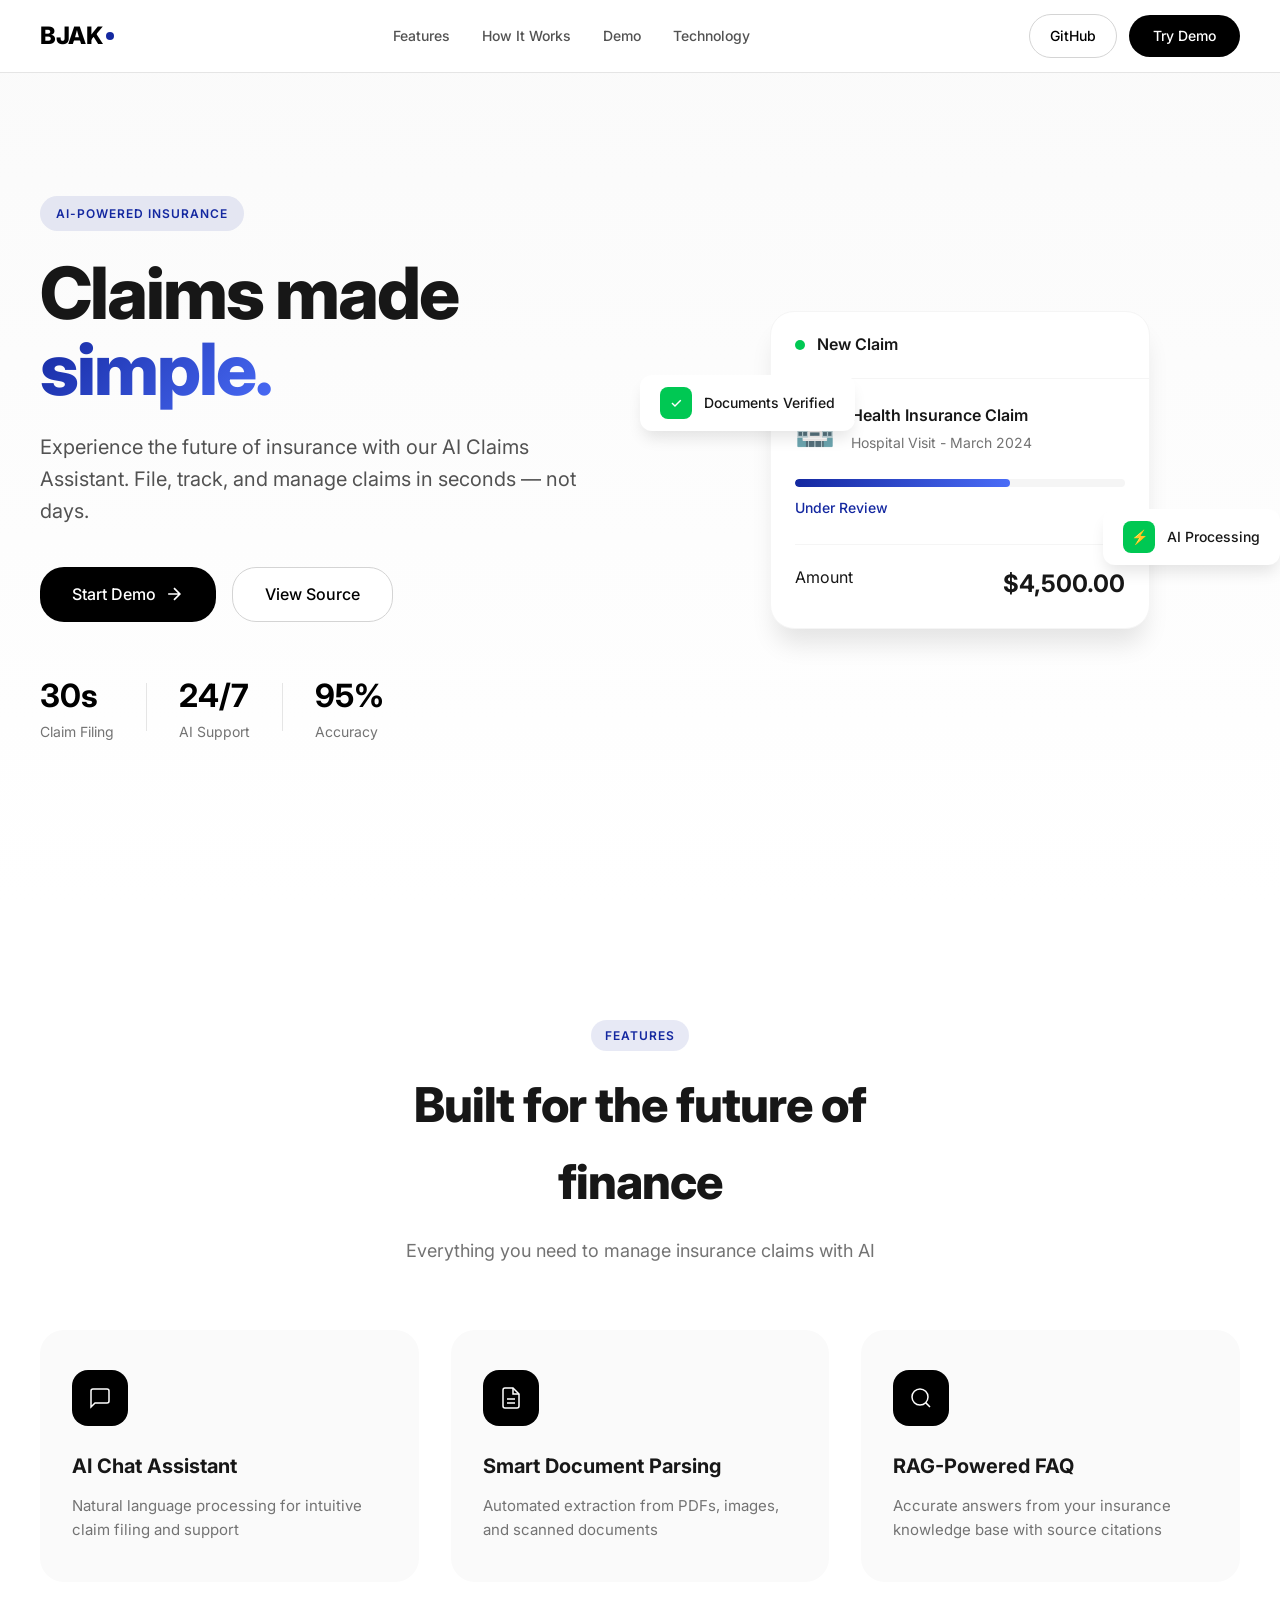
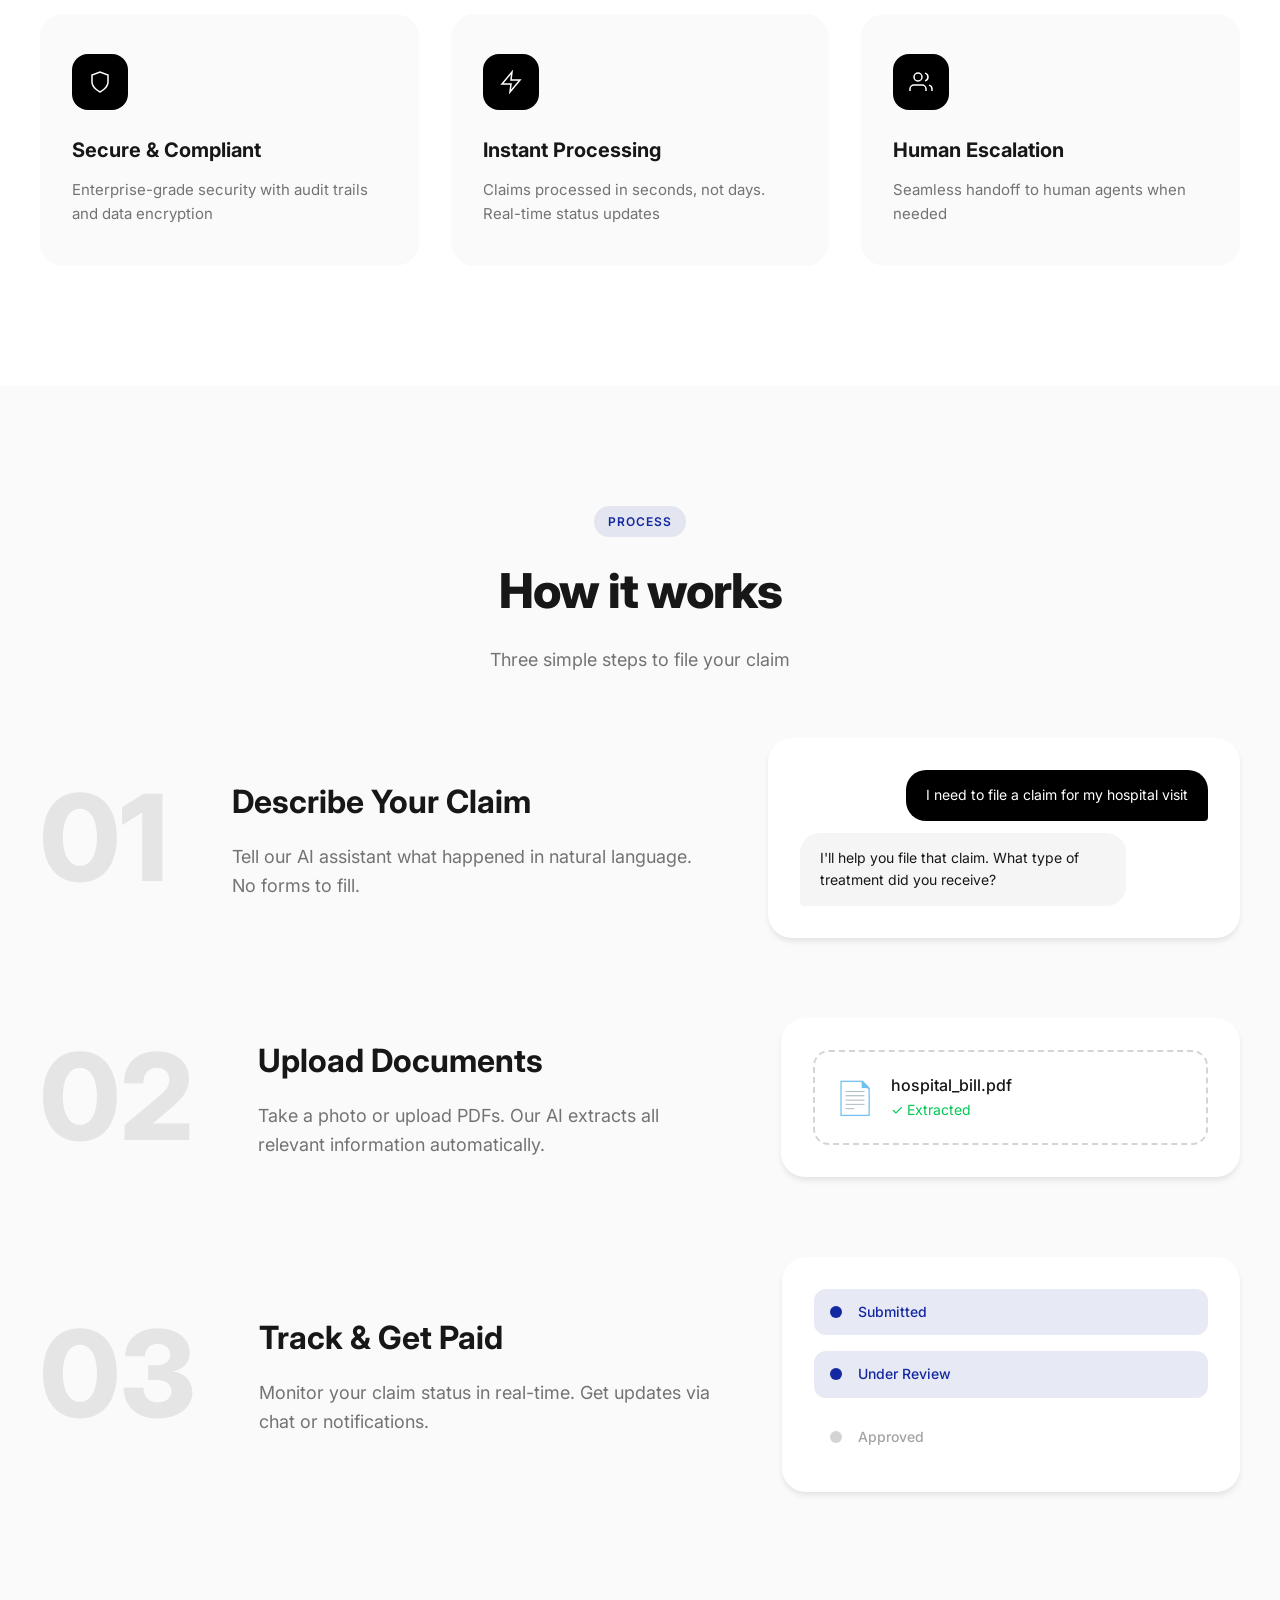
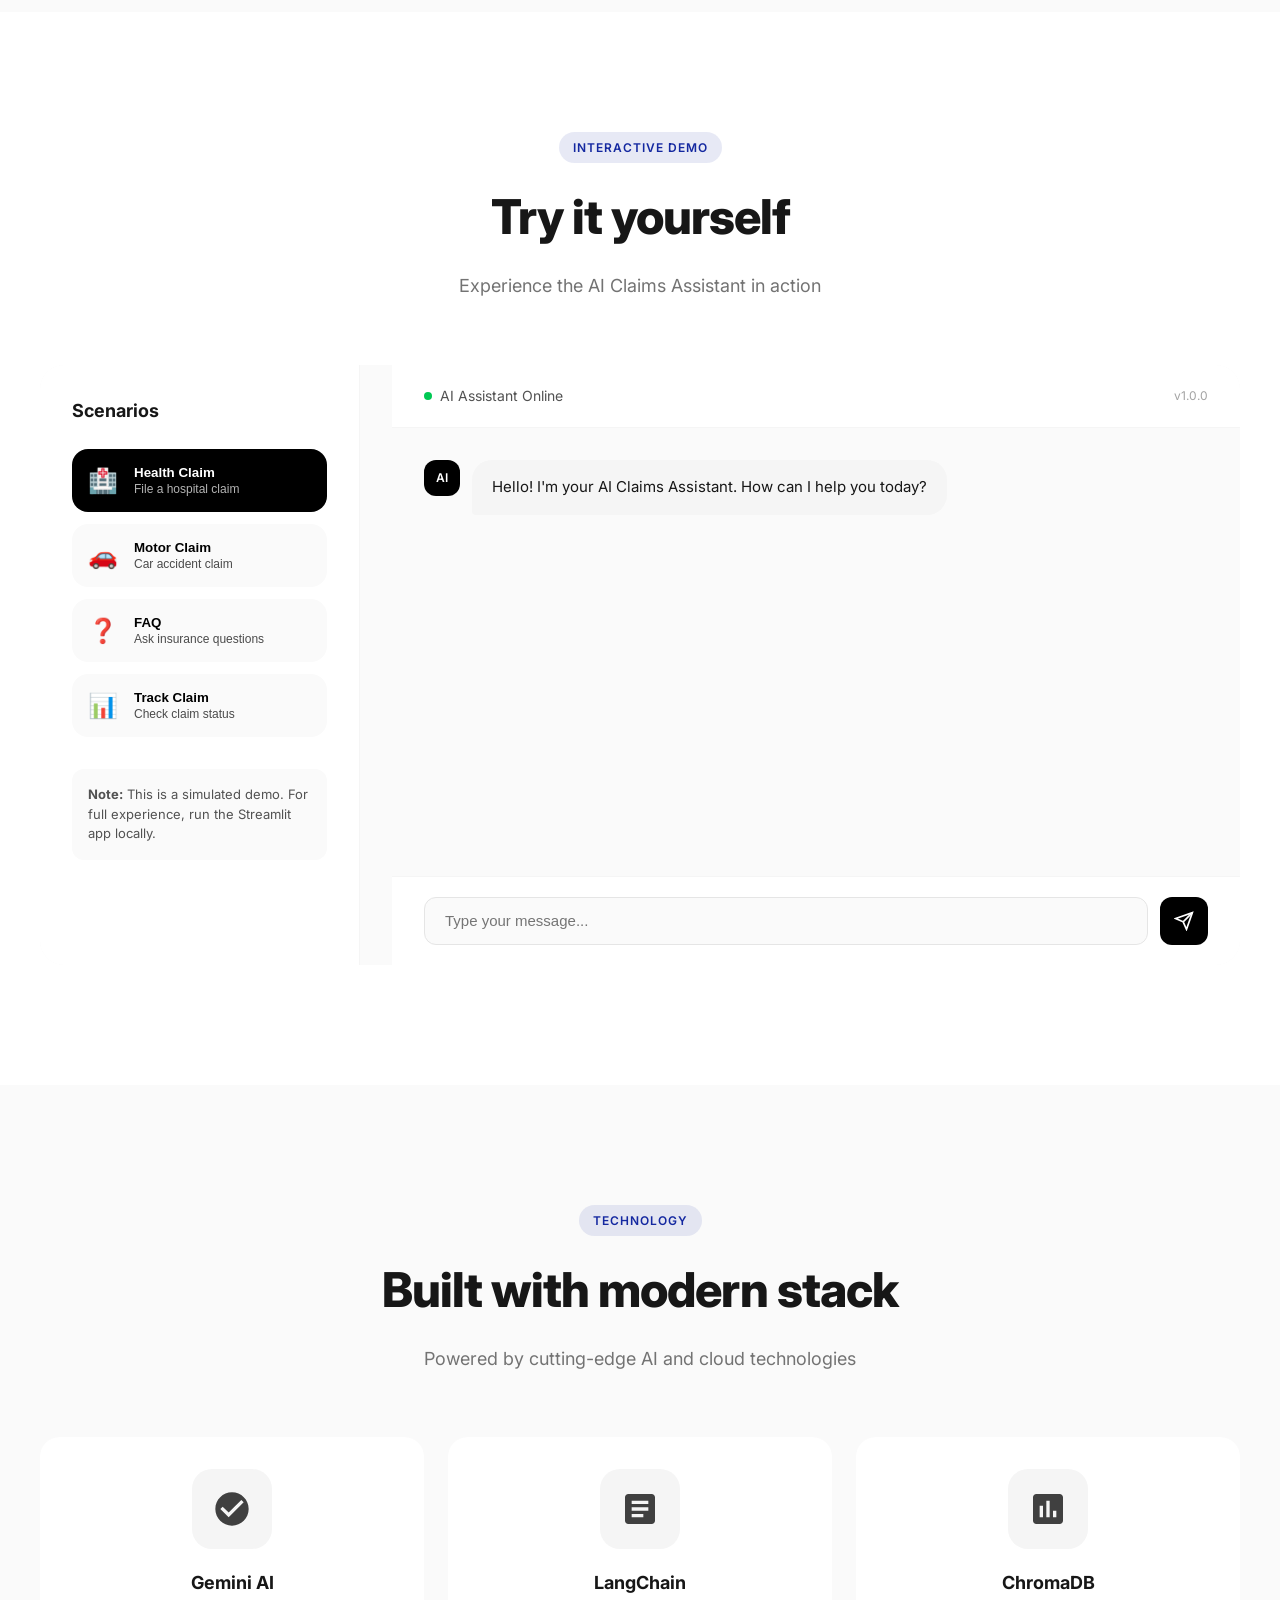
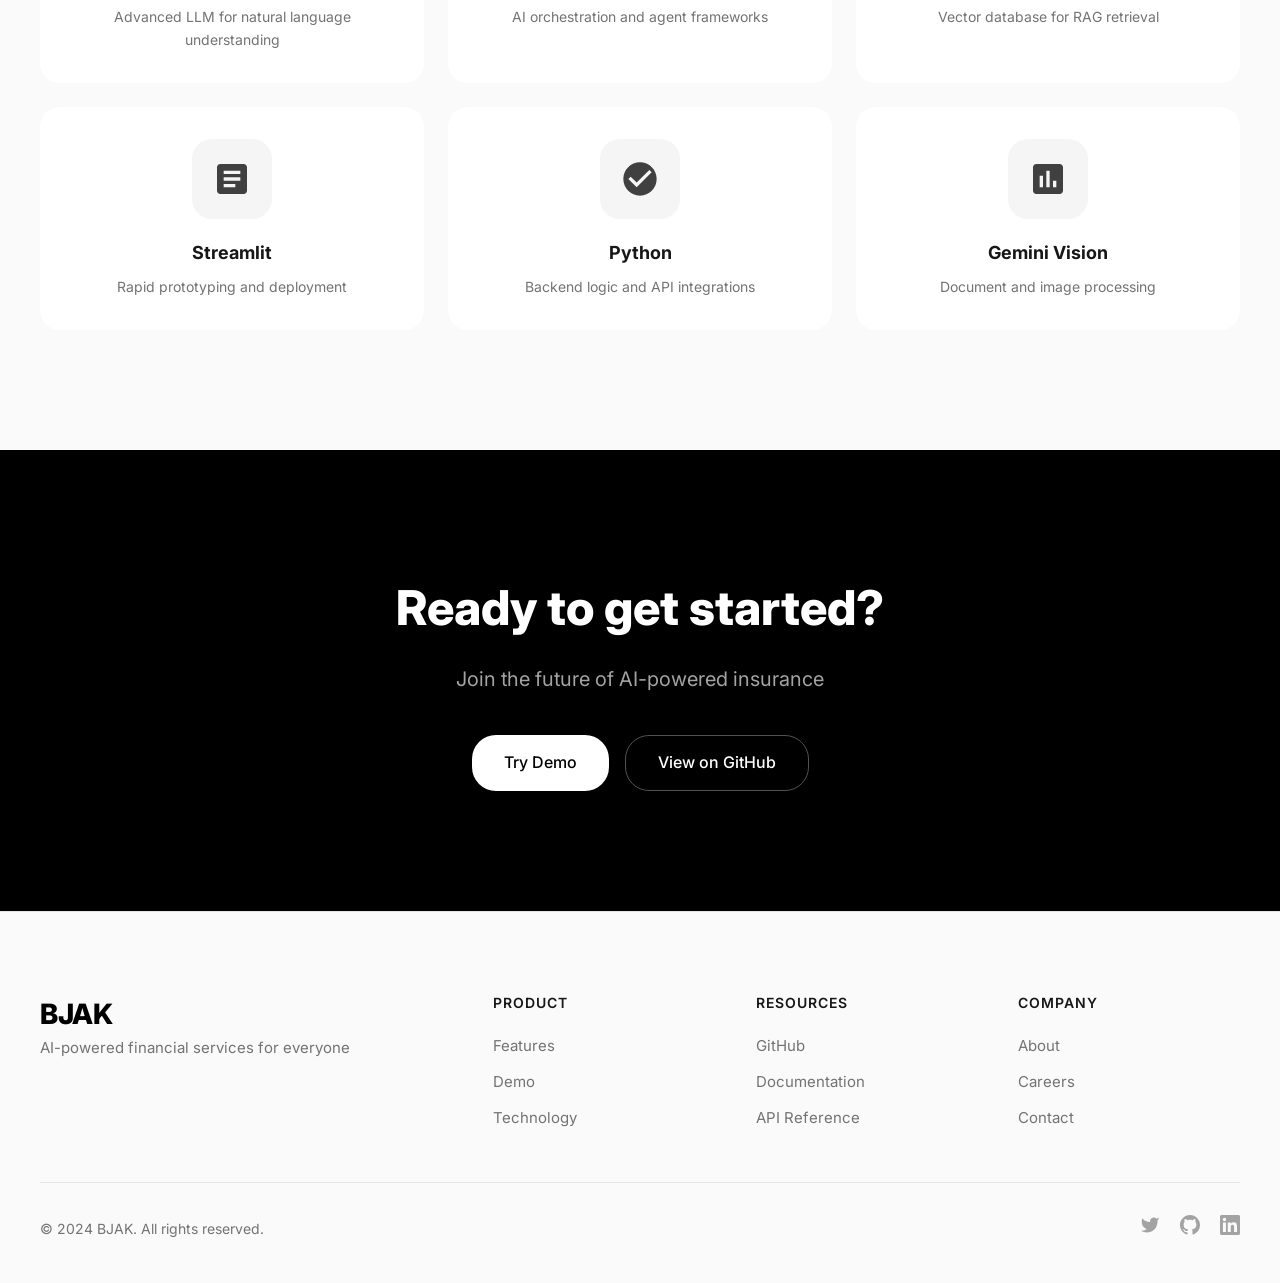
<file: index.html>
<!DOCTYPE html>
<html lang="en">
<head>
    <meta charset="UTF-8">
    <meta name="viewport" content="width=device-width, initial-scale=1.0">
    <title>BJAK - AI-Powered Financial Services</title>
    <link rel="preconnect" href="https://fonts.googleapis.com">
    <link rel="preconnect" href="https://fonts.gstatic.com" crossorigin>
    <link href="https://fonts.googleapis.com/css2?family=Inter:wght@300;400;500;600;700;800&display=swap" rel="stylesheet">
    <link rel="stylesheet" href="styles.css">
    <link rel="icon" type="image/svg+xml" href="data:image/svg+xml,<svg xmlns='http://www.w3.org/2000/svg' viewBox='0 0 100 100'><text y='.9em' font-size='90'>💎</text></svg>">
</head>
<body>
    <!-- Navigation -->
    <nav class="navbar">
        <div class="nav-container">
            <div class="nav-logo">
                <span class="logo-text">BJAK</span>
                <span class="logo-dot"></span>
            </div>
            <div class="nav-links">
                <a href="#features" class="nav-link">Features</a>
                <a href="#how-it-works" class="nav-link">How It Works</a>
                <a href="#demo" class="nav-link">Demo</a>
                <a href="#technology" class="nav-link">Technology</a>
            </div>
            <div class="nav-actions">
                <a href="https://github.com/mysterious75/bjak-claims-assistant" class="btn-outline" target="_blank">GitHub</a>
                <a href="#demo" class="btn-primary">Try Demo</a>
            </div>
            <button class="mobile-menu-btn" aria-label="Menu">
                <span></span>
                <span></span>
                <span></span>
            </button>
        </div>
    </nav>

    <!-- Hero Section -->
    <section class="hero">
        <div class="hero-container">
            <div class="hero-content">
                <span class="hero-badge">AI-Powered Insurance</span>
                <h1 class="hero-title">
                    Claims made
                    <span class="gradient-text">simple.</span>
                </h1>
                <p class="hero-subtitle">
                    Experience the future of insurance with our AI Claims Assistant. 
                    File, track, and manage claims in seconds — not days.
                </p>
                <div class="hero-actions">
                    <a href="#demo" class="btn-primary btn-large">
                        Start Demo
                        <svg width="20" height="20" viewBox="0 0 24 24" fill="none" stroke="currentColor" stroke-width="2">
                            <path d="M5 12h14M12 5l7 7-7 7"/>
                        </svg>
                    </a>
                    <a href="https://github.com/mysterious75/bjak-claims-assistant" class="btn-secondary btn-large" target="_blank">
                        View Source
                    </a>
                </div>
                <div class="hero-stats">
                    <div class="stat">
                        <span class="stat-number">30s</span>
                        <span class="stat-label">Claim Filing</span>
                    </div>
                    <div class="stat-divider"></div>
                    <div class="stat">
                        <span class="stat-number">24/7</span>
                        <span class="stat-label">AI Support</span>
                    </div>
                    <div class="stat-divider"></div>
                    <div class="stat">
                        <span class="stat-number">95%</span>
                        <span class="stat-label">Accuracy</span>
                    </div>
                </div>
            </div>
            <div class="hero-visual">
                <div class="hero-card">
                    <div class="card-header">
                        <div class="card-dot green"></div>
                        <span>New Claim</span>
                    </div>
                    <div class="card-body">
                        <div class="claim-type">
                            <span class="claim-icon">🏥</span>
                            <div>
                                <span class="claim-title">Health Insurance Claim</span>
                                <span class="claim-subtitle">Hospital Visit - March 2024</span>
                            </div>
                        </div>
                        <div class="claim-progress">
                            <div class="progress-bar">
                                <div class="progress-fill" style="width: 65%"></div>
                            </div>
                            <span class="progress-text">Under Review</span>
                        </div>
                        <div class="claim-amount">
                            <span>Amount</span>
                            <span class="amount">$4,500.00</span>
                        </div>
                    </div>
                </div>
                <div class="floating-card card-1">
                    <span class="float-icon">✓</span>
                    <span>Documents Verified</span>
                </div>
                <div class="floating-card card-2">
                    <span class="float-icon">⚡</span>
                    <span>AI Processing</span>
                </div>
            </div>
        </div>
    </section>

    <!-- Features Section -->
    <section id="features" class="features">
        <div class="section-container">
            <div class="section-header">
                <span class="section-badge">Features</span>
                <h2 class="section-title">Built for the future of finance</h2>
                <p class="section-subtitle">
                    Everything you need to manage insurance claims with AI
                </p>
            </div>
            <div class="features-grid">
                <div class="feature-card">
                    <div class="feature-icon">
                        <svg width="24" height="24" viewBox="0 0 24 24" fill="none" stroke="currentColor" stroke-width="1.5">
                            <path d="M21 15a2 2 0 0 1-2 2H7l-4 4V5a2 2 0 0 1 2-2h14a2 2 0 0 1 2 2z"/>
                        </svg>
                    </div>
                    <h3>AI Chat Assistant</h3>
                    <p>Natural language processing for intuitive claim filing and support</p>
                </div>
                <div class="feature-card">
                    <div class="feature-icon">
                        <svg width="24" height="24" viewBox="0 0 24 24" fill="none" stroke="currentColor" stroke-width="1.5">
                            <path d="M14 2H6a2 2 0 0 0-2 2v16a2 2 0 0 0 2 2h12a2 2 0 0 0 2-2V8z"/>
                            <polyline points="14 2 14 8 20 8"/>
                            <line x1="16" y1="13" x2="8" y2="13"/>
                            <line x1="16" y1="17" x2="8" y2="17"/>
                        </svg>
                    </div>
                    <h3>Smart Document Parsing</h3>
                    <p>Automated extraction from PDFs, images, and scanned documents</p>
                </div>
                <div class="feature-card">
                    <div class="feature-icon">
                        <svg width="24" height="24" viewBox="0 0 24 24" fill="none" stroke="currentColor" stroke-width="1.5">
                            <circle cx="11" cy="11" r="8"/>
                            <path d="m21 21-4.35-4.35"/>
                        </svg>
                    </div>
                    <h3>RAG-Powered FAQ</h3>
                    <p>Accurate answers from your insurance knowledge base with source citations</p>
                </div>
                <div class="feature-card">
                    <div class="feature-icon">
                        <svg width="24" height="24" viewBox="0 0 24 24" fill="none" stroke="currentColor" stroke-width="1.5">
                            <path d="M12 22s8-4 8-10V5l-8-3-8 3v7c0 6 8 10 8 10z"/>
                        </svg>
                    </div>
                    <h3>Secure & Compliant</h3>
                    <p>Enterprise-grade security with audit trails and data encryption</p>
                </div>
                <div class="feature-card">
                    <div class="feature-icon">
                        <svg width="24" height="24" viewBox="0 0 24 24" fill="none" stroke="currentColor" stroke-width="1.5">
                            <path d="M13 2L3 14h9l-1 8 10-12h-9l1-8z"/>
                        </svg>
                    </div>
                    <h3>Instant Processing</h3>
                    <p>Claims processed in seconds, not days. Real-time status updates</p>
                </div>
                <div class="feature-card">
                    <div class="feature-icon">
                        <svg width="24" height="24" viewBox="0 0 24 24" fill="none" stroke="currentColor" stroke-width="1.5">
                            <path d="M17 21v-2a4 4 0 0 0-4-4H5a4 4 0 0 0-4 4v2"/>
                            <circle cx="9" cy="7" r="4"/>
                            <path d="M23 21v-2a4 4 0 0 0-3-3.87"/>
                            <path d="M16 3.13a4 4 0 0 1 0 7.75"/>
                        </svg>
                    </div>
                    <h3>Human Escalation</h3>
                    <p>Seamless handoff to human agents when needed</p>
                </div>
            </div>
        </div>
    </section>

    <!-- How It Works Section -->
    <section id="how-it-works" class="how-it-works">
        <div class="section-container">
            <div class="section-header">
                <span class="section-badge">Process</span>
                <h2 class="section-title">How it works</h2>
                <p class="section-subtitle">
                    Three simple steps to file your claim
                </p>
            </div>
            <div class="steps-container">
                <div class="step">
                    <div class="step-number">01</div>
                    <div class="step-content">
                        <h3>Describe Your Claim</h3>
                        <p>Tell our AI assistant what happened in natural language. No forms to fill.</p>
                    </div>
                    <div class="step-visual">
                        <div class="mock-chat">
                            <div class="chat-bubble user">I need to file a claim for my hospital visit</div>
                            <div class="chat-bubble ai">I'll help you file that claim. What type of treatment did you receive?</div>
                        </div>
                    </div>
                </div>
                <div class="step">
                    <div class="step-number">02</div>
                    <div class="step-content">
                        <h3>Upload Documents</h3>
                        <p>Take a photo or upload PDFs. Our AI extracts all relevant information automatically.</p>
                    </div>
                    <div class="step-visual">
                        <div class="mock-upload">
                            <div class="upload-icon">📄</div>
                            <div class="upload-text">
                                <span class="upload-name">hospital_bill.pdf</span>
                                <span class="upload-status">✓ Extracted</span>
                            </div>
                        </div>
                    </div>
                </div>
                <div class="step">
                    <div class="step-number">03</div>
                    <div class="step-content">
                        <h3>Track & Get Paid</h3>
                        <p>Monitor your claim status in real-time. Get updates via chat or notifications.</p>
                    </div>
                    <div class="step-visual">
                        <div class="mock-timeline">
                            <div class="timeline-item active">
                                <div class="timeline-dot"></div>
                                <span>Submitted</span>
                            </div>
                            <div class="timeline-item active">
                                <div class="timeline-dot"></div>
                                <span>Under Review</span>
                            </div>
                            <div class="timeline-item">
                                <div class="timeline-dot"></div>
                                <span>Approved</span>
                            </div>
                        </div>
                    </div>
                </div>
            </div>
        </div>
    </section>

    <!-- Demo Section -->
    <section id="demo" class="demo">
        <div class="section-container">
            <div class="section-header">
                <span class="section-badge">Interactive Demo</span>
                <h2 class="section-title">Try it yourself</h2>
                <p class="section-subtitle">
                    Experience the AI Claims Assistant in action
                </p>
            </div>
            <div class="demo-container">
                <div class="demo-sidebar">
                    <h3>Scenarios</h3>
                    <div class="scenario-list">
                        <button class="scenario-btn active" data-scenario="health">
                            <span class="scenario-icon">🏥</span>
                            <div>
                                <span class="scenario-title">Health Claim</span>
                                <span class="scenario-desc">File a hospital claim</span>
                            </div>
                        </button>
                        <button class="scenario-btn" data-scenario="motor">
                            <span class="scenario-icon">🚗</span>
                            <div>
                                <span class="scenario-title">Motor Claim</span>
                                <span class="scenario-desc">Car accident claim</span>
                            </div>
                        </button>
                        <button class="scenario-btn" data-scenario="faq">
                            <span class="scenario-icon">❓</span>
                            <div>
                                <span class="scenario-title">FAQ</span>
                                <span class="scenario-desc">Ask insurance questions</span>
                            </div>
                        </button>
                        <button class="scenario-btn" data-scenario="status">
                            <span class="scenario-icon">📊</span>
                            <div>
                                <span class="scenario-title">Track Claim</span>
                                <span class="scenario-desc">Check claim status</span>
                            </div>
                        </button>
                    </div>
                    <div class="demo-note">
                        <strong>Note:</strong> This is a simulated demo. 
                        For full experience, run the Streamlit app locally.
                    </div>
                </div>
                <div class="demo-main">
                    <div class="demo-header">
                        <div class="demo-status">
                            <span class="status-dot"></span>
                            <span>AI Assistant Online</span>
                        </div>
                        <span class="demo-version">v1.0.0</span>
                    </div>
                    <div class="demo-chat" id="demoChat">
                        <div class="chat-message ai">
                            <div class="message-avatar">AI</div>
                            <div class="message-content">
                                Hello! I'm your AI Claims Assistant. How can I help you today?
                            </div>
                        </div>
                    </div>
                    <div class="demo-input">
                        <input type="text" id="demoInput" placeholder="Type your message..." disabled>
                        <button id="demoSend" disabled>
                            <svg width="20" height="20" viewBox="0 0 24 24" fill="none" stroke="currentColor" stroke-width="2">
                                <line x1="22" y1="2" x2="11" y2="13"/>
                                <polygon points="22 2 15 22 11 13 2 9 22 2"/>
                            </svg>
                        </button>
                    </div>
                </div>
            </div>
        </div>
    </section>

    <!-- Technology Section -->
    <section id="technology" class="technology">
        <div class="section-container">
            <div class="section-header">
                <span class="section-badge">Technology</span>
                <h2 class="section-title">Built with modern stack</h2>
                <p class="section-subtitle">
                    Powered by cutting-edge AI and cloud technologies
                </p>
            </div>
            <div class="tech-grid">
                <div class="tech-card">
                    <div class="tech-logo">
                        <svg width="40" height="40" viewBox="0 0 24 24" fill="currentColor">
                            <path d="M12 2C6.48 2 2 6.48 2 12s4.48 10 10 10 10-4.48 10-10S17.52 2 12 2zm-2 15l-5-5 1.41-1.41L10 14.17l7.59-7.59L19 8l-9 9z"/>
                        </svg>
                    </div>
                    <h4>Gemini AI</h4>
                    <p>Advanced LLM for natural language understanding</p>
                </div>
                <div class="tech-card">
                    <div class="tech-logo">
                        <svg width="40" height="40" viewBox="0 0 24 24" fill="currentColor">
                            <path d="M19 3H5c-1.1 0-2 .9-2 2v14c0 1.1.9 2 2 2h14c1.1 0 2-.9 2-2V5c0-1.1-.9-2-2-2zm-5 14H7v-2h7v2zm3-4H7v-2h10v2zm0-4H7V7h10v2z"/>
                        </svg>
                    </div>
                    <h4>LangChain</h4>
                    <p>AI orchestration and agent frameworks</p>
                </div>
                <div class="tech-card">
                    <div class="tech-logo">
                        <svg width="40" height="40" viewBox="0 0 24 24" fill="currentColor">
                            <path d="M19 3H5c-1.1 0-2 .9-2 2v14c0 1.1.9 2 2 2h14c1.1 0 2-.9 2-2V5c0-1.1-.9-2-2-2zM9 17H7v-7h2v7zm4 0h-2V7h2v10zm4 0h-2v-4h2v4z"/>
                        </svg>
                    </div>
                    <h4>ChromaDB</h4>
                    <p>Vector database for RAG retrieval</p>
                </div>
                <div class="tech-card">
                    <div class="tech-logo">
                        <svg width="40" height="40" viewBox="0 0 24 24" fill="currentColor">
                            <path d="M19 3H5c-1.1 0-2 .9-2 2v14c0 1.1.9 2 2 2h14c1.1 0 2-.9 2-2V5c0-1.1-.9-2-2-2zm-5 14H7v-2h7v2zm3-4H7v-2h10v2zm0-4H7V7h10v2z"/>
                        </svg>
                    </div>
                    <h4>Streamlit</h4>
                    <p>Rapid prototyping and deployment</p>
                </div>
                <div class="tech-card">
                    <div class="tech-logo">
                        <svg width="40" height="40" viewBox="0 0 24 24" fill="currentColor">
                            <path d="M12 2C6.48 2 2 6.48 2 12s4.48 10 10 10 10-4.48 10-10S17.52 2 12 2zm-2 15l-5-5 1.41-1.41L10 14.17l7.59-7.59L19 8l-9 9z"/>
                        </svg>
                    </div>
                    <h4>Python</h4>
                    <p>Backend logic and API integrations</p>
                </div>
                <div class="tech-card">
                    <div class="tech-logo">
                        <svg width="40" height="40" viewBox="0 0 24 24" fill="currentColor">
                            <path d="M19 3H5c-1.1 0-2 .9-2 2v14c0 1.1.9 2 2 2h14c1.1 0 2-.9 2-2V5c0-1.1-.9-2-2-2zM9 17H7v-7h2v7zm4 0h-2V7h2v10zm4 0h-2v-4h2v4z"/>
                        </svg>
                    </div>
                    <h4>Gemini Vision</h4>
                    <p>Document and image processing</p>
                </div>
            </div>
        </div>
    </section>

    <!-- CTA Section -->
    <section class="cta">
        <div class="section-container">
            <div class="cta-content">
                <h2>Ready to get started?</h2>
                <p>Join the future of AI-powered insurance</p>
                <div class="cta-actions">
                    <a href="#demo" class="btn-primary btn-large">Try Demo</a>
                    <a href="https://github.com/mysterious75/bjak-claims-assistant" class="btn-outline btn-large" target="_blank">View on GitHub</a>
                </div>
            </div>
        </div>
    </section>

    <!-- Footer -->
    <footer class="footer">
        <div class="footer-container">
            <div class="footer-top">
                <div class="footer-brand">
                    <span class="logo-text">BJAK</span>
                    <p>AI-powered financial services for everyone</p>
                </div>
                <div class="footer-links">
                    <div class="footer-col">
                        <h4>Product</h4>
                        <a href="#features">Features</a>
                        <a href="#demo">Demo</a>
                        <a href="#technology">Technology</a>
                    </div>
                    <div class="footer-col">
                        <h4>Resources</h4>
                        <a href="https://github.com/mysterious75/bjak-claims-assistant" target="_blank">GitHub</a>
                        <a href="#">Documentation</a>
                        <a href="#">API Reference</a>
                    </div>
                    <div class="footer-col">
                        <h4>Company</h4>
                        <a href="#">About</a>
                        <a href="#">Careers</a>
                        <a href="#">Contact</a>
                    </div>
                </div>
            </div>
            <div class="footer-bottom">
                <span>&copy; 2024 BJAK. All rights reserved.</span>
                <div class="footer-social">
                    <a href="#" aria-label="Twitter">
                        <svg width="20" height="20" viewBox="0 0 24 24" fill="currentColor">
                            <path d="M23 3a10.9 10.9 0 0 1-3.14 1.53 4.48 4.48 0 0 0-7.86 3v1A10.66 10.66 0 0 1 3 4s-4 9 5 13a11.64 11.64 0 0 1-7 2c9 5 20 0 20-11.5a4.5 4.5 0 0 0-.08-.83A7.72 7.72 0 0 0 23 3z"/>
                        </svg>
                    </a>
                    <a href="#" aria-label="GitHub">
                        <svg width="20" height="20" viewBox="0 0 24 24" fill="currentColor">
                            <path d="M12 0c-6.626 0-12 5.373-12 12 0 5.302 3.438 9.8 8.207 11.387.599.111.793-.261.793-.577v-2.234c-3.338.726-4.033-1.416-4.033-1.416-.546-1.387-1.333-1.756-1.333-1.756-1.089-.745.083-.729.083-.729 1.205.084 1.839 1.237 1.839 1.237 1.07 1.834 2.807 1.304 3.492.997.107-.775.418-1.305.762-1.604-2.665-.305-5.467-1.334-5.467-5.931 0-1.311.469-2.381 1.236-3.221-.124-.303-.535-1.524.117-3.176 0 0 1.008-.322 3.301 1.23.957-.266 1.983-.399 3.003-.404 1.02.005 2.047.138 3.006.404 2.291-1.552 3.297-1.23 3.297-1.23.653 1.653.242 2.874.118 3.176.77.84 1.235 1.911 1.235 3.221 0 4.609-2.807 5.624-5.479 5.921.43.372.823 1.102.823 2.222v3.293c0 .319.192.694.801.576 4.765-1.589 8.199-6.086 8.199-11.386 0-6.627-5.373-12-12-12z"/>
                        </svg>
                    </a>
                    <a href="#" aria-label="LinkedIn">
                        <svg width="20" height="20" viewBox="0 0 24 24" fill="currentColor">
                            <path d="M20.447 20.452h-3.554v-5.569c0-1.328-.027-3.037-1.852-3.037-1.853 0-2.136 1.445-2.136 2.939v5.667H9.351V9h3.414v1.561h.046c.477-.9 1.637-1.85 3.37-1.85 3.601 0 4.267 2.37 4.267 5.455v6.286zM5.337 7.433c-1.144 0-2.063-.926-2.063-2.065 0-1.138.92-2.063 2.063-2.063 1.14 0 2.064.925 2.064 2.063 0 1.139-.925 2.065-2.064 2.065zm1.782 13.019H3.555V9h3.564v11.452zM22.225 0H1.771C.792 0 0 .774 0 1.729v20.542C0 23.227.792 24 1.771 24h20.451C23.2 24 24 23.227 24 22.271V1.729C24 .774 23.2 0 22.222 0h.003z"/>
                        </svg>
                    </a>
                </div>
            </div>
        </div>
    </footer>

    <script src="script.js"></script>
</body>
</html>
</file>
<file: styles.css>
/* Reset & Base */
*, *::before, *::after {
    margin: 0;
    padding: 0;
    box-sizing: border-box;
}

:root {
    --color-black: #000000;
    --color-white: #ffffff;
    --color-gray-50: #fafafa;
    --color-gray-100: #f5f5f5;
    --color-gray-200: #e5e5e5;
    --color-gray-300: #d4d4d4;
    --color-gray-400: #a3a3a3;
    --color-gray-500: #737373;
    --color-gray-600: #525252;
    --color-gray-700: #404040;
    --color-gray-800: #262626;
    --color-gray-900: #171717;
    --color-blue: #1428a0;
    --color-blue-light: #4a6cf7;
    --color-green: #00c853;
    --color-red: #ff1744;
    
    --font-family: 'Inter', -apple-system, BlinkMacSystemFont, 'Segoe UI', sans-serif;
    --transition: all 0.3s cubic-bezier(0.4, 0, 0.2, 1);
    --shadow-sm: 0 1px 2px rgba(0,0,0,0.05);
    --shadow-md: 0 4px 6px -1px rgba(0,0,0,0.1);
    --shadow-lg: 0 10px 15px -3px rgba(0,0,0,0.1);
    --shadow-xl: 0 20px 25px -5px rgba(0,0,0,0.1);
}

html {
    scroll-behavior: smooth;
}

body {
    font-family: var(--font-family);
    color: var(--color-gray-900);
    background: var(--color-white);
    line-height: 1.6;
    -webkit-font-smoothing: antialiased;
}

/* Navigation */
.navbar {
    position: fixed;
    top: 0;
    left: 0;
    right: 0;
    z-index: 1000;
    background: rgba(255, 255, 255, 0.95);
    backdrop-filter: blur(10px);
    border-bottom: 1px solid var(--color-gray-200);
}

.nav-container {
    max-width: 1400px;
    margin: 0 auto;
    padding: 0 40px;
    height: 72px;
    display: flex;
    align-items: center;
    justify-content: space-between;
}

.nav-logo {
    display: flex;
    align-items: center;
    gap: 4px;
}

.logo-text {
    font-size: 24px;
    font-weight: 800;
    letter-spacing: -0.5px;
    color: var(--color-black);
}

.logo-dot {
    width: 8px;
    height: 8px;
    background: var(--color-blue);
    border-radius: 50%;
}

.nav-links {
    display: flex;
    gap: 32px;
}

.nav-link {
    font-size: 14px;
    font-weight: 500;
    color: var(--color-gray-600);
    text-decoration: none;
    transition: var(--transition);
}

.nav-link:hover {
    color: var(--color-black);
}

.nav-actions {
    display: flex;
    gap: 12px;
    align-items: center;
}

.btn-outline {
    padding: 10px 20px;
    font-size: 14px;
    font-weight: 500;
    color: var(--color-black);
    background: transparent;
    border: 1px solid var(--color-gray-300);
    border-radius: 24px;
    text-decoration: none;
    transition: var(--transition);
    cursor: pointer;
}

.btn-outline:hover {
    background: var(--color-gray-100);
    border-color: var(--color-gray-400);
}

.btn-primary {
    padding: 10px 24px;
    font-size: 14px;
    font-weight: 500;
    color: var(--color-white);
    background: var(--color-black);
    border: none;
    border-radius: 24px;
    text-decoration: none;
    transition: var(--transition);
    cursor: pointer;
    display: inline-flex;
    align-items: center;
    gap: 8px;
}

.btn-primary:hover {
    background: var(--color-gray-800);
    transform: translateY(-1px);
}

.btn-secondary {
    padding: 10px 24px;
    font-size: 14px;
    font-weight: 500;
    color: var(--color-black);
    background: var(--color-white);
    border: 1px solid var(--color-gray-300);
    border-radius: 24px;
    text-decoration: none;
    transition: var(--transition);
    cursor: pointer;
}

.btn-secondary:hover {
    background: var(--color-gray-50);
    border-color: var(--color-gray-400);
}

.btn-large {
    padding: 14px 32px;
    font-size: 16px;
}

.mobile-menu-btn {
    display: none;
    flex-direction: column;
    gap: 5px;
    background: none;
    border: none;
    cursor: pointer;
    padding: 4px;
}

.mobile-menu-btn span {
    width: 24px;
    height: 2px;
    background: var(--color-black);
    transition: var(--transition);
}

/* Hero Section */
.hero {
    min-height: 100vh;
    display: flex;
    align-items: center;
    padding: 120px 40px 80px;
    background: linear-gradient(180deg, var(--color-gray-50) 0%, var(--color-white) 100%);
}

.hero-container {
    max-width: 1400px;
    margin: 0 auto;
    display: grid;
    grid-template-columns: 1fr 1fr;
    gap: 80px;
    align-items: center;
}

.hero-content {
    max-width: 600px;
}

.hero-badge {
    display: inline-block;
    padding: 8px 16px;
    font-size: 12px;
    font-weight: 600;
    color: var(--color-blue);
    background: rgba(20, 40, 160, 0.1);
    border-radius: 24px;
    text-transform: uppercase;
    letter-spacing: 1px;
    margin-bottom: 24px;
}

.hero-title {
    font-size: 72px;
    font-weight: 800;
    line-height: 1.05;
    letter-spacing: -2px;
    margin-bottom: 24px;
}

.gradient-text {
    background: linear-gradient(135deg, var(--color-blue) 0%, var(--color-blue-light) 100%);
    -webkit-background-clip: text;
    -webkit-text-fill-color: transparent;
    background-clip: text;
}

.hero-subtitle {
    font-size: 20px;
    color: var(--color-gray-600);
    line-height: 1.6;
    margin-bottom: 40px;
}

.hero-actions {
    display: flex;
    gap: 16px;
    margin-bottom: 48px;
}

.hero-stats {
    display: flex;
    gap: 32px;
    align-items: center;
}

.stat {
    display: flex;
    flex-direction: column;
}

.stat-number {
    font-size: 32px;
    font-weight: 700;
    color: var(--color-black);
}

.stat-label {
    font-size: 14px;
    color: var(--color-gray-500);
}

.stat-divider {
    width: 1px;
    height: 48px;
    background: var(--color-gray-200);
}

/* Hero Visual */
.hero-visual {
    position: relative;
    display: flex;
    justify-content: center;
}

.hero-card {
    width: 380px;
    background: var(--color-white);
    border-radius: 24px;
    box-shadow: var(--shadow-xl);
    overflow: hidden;
    border: 1px solid var(--color-gray-100);
}

.card-header {
    display: flex;
    align-items: center;
    gap: 12px;
    padding: 20px 24px;
    border-bottom: 1px solid var(--color-gray-100);
    font-weight: 600;
}

.card-dot {
    width: 10px;
    height: 10px;
    border-radius: 50%;
}

.card-dot.green {
    background: var(--color-green);
}

.card-body {
    padding: 24px;
}

.claim-type {
    display: flex;
    align-items: center;
    gap: 16px;
    margin-bottom: 24px;
}

.claim-icon {
    font-size: 32px;
}

.claim-title {
    display: block;
    font-weight: 600;
    margin-bottom: 4px;
}

.claim-subtitle {
    display: block;
    font-size: 14px;
    color: var(--color-gray-500);
}

.claim-progress {
    margin-bottom: 24px;
}

.progress-bar {
    height: 8px;
    background: var(--color-gray-100);
    border-radius: 4px;
    overflow: hidden;
    margin-bottom: 8px;
}

.progress-fill {
    height: 100%;
    background: linear-gradient(90deg, var(--color-blue) 0%, var(--color-blue-light) 100%);
    border-radius: 4px;
    transition: width 1s ease;
}

.progress-text {
    font-size: 14px;
    color: var(--color-blue);
    font-weight: 500;
}

.claim-amount {
    display: flex;
    justify-content: space-between;
    padding-top: 20px;
    border-top: 1px solid var(--color-gray-100);
}

.amount {
    font-size: 24px;
    font-weight: 700;
}

/* Floating Cards */
.floating-card {
    position: absolute;
    display: flex;
    align-items: center;
    gap: 12px;
    padding: 12px 20px;
    background: var(--color-white);
    border-radius: 12px;
    box-shadow: var(--shadow-lg);
    font-size: 14px;
    font-weight: 500;
    animation: float 3s ease-in-out infinite;
}

.float-icon {
    width: 32px;
    height: 32px;
    display: flex;
    align-items: center;
    justify-content: center;
    background: var(--color-green);
    color: var(--color-white);
    border-radius: 8px;
    font-size: 14px;
}

.card-1 {
    top: 20%;
    left: -40px;
    animation-delay: 0s;
}

.card-2 {
    bottom: 20%;
    right: -40px;
    animation-delay: 1.5s;
}

@keyframes float {
    0%, 100% { transform: translateY(0); }
    50% { transform: translateY(-10px); }
}

/* Features Section */
.features {
    padding: 120px 40px;
    background: var(--color-white);
}

.section-container {
    max-width: 1400px;
    margin: 0 auto;
}

.section-header {
    text-align: center;
    max-width: 600px;
    margin: 0 auto 64px;
}

.section-badge {
    display: inline-block;
    padding: 6px 14px;
    font-size: 12px;
    font-weight: 600;
    color: var(--color-blue);
    background: rgba(20, 40, 160, 0.1);
    border-radius: 24px;
    text-transform: uppercase;
    letter-spacing: 1px;
    margin-bottom: 16px;
}

.section-title {
    font-size: 48px;
    font-weight: 800;
    letter-spacing: -1px;
    margin-bottom: 16px;
}

.section-subtitle {
    font-size: 18px;
    color: var(--color-gray-500);
}

.features-grid {
    display: grid;
    grid-template-columns: repeat(3, 1fr);
    gap: 32px;
}

.feature-card {
    padding: 40px 32px;
    background: var(--color-gray-50);
    border-radius: 24px;
    transition: var(--transition);
}

.feature-card:hover {
    background: var(--color-white);
    box-shadow: var(--shadow-lg);
    transform: translateY(-4px);
}

.feature-icon {
    width: 56px;
    height: 56px;
    display: flex;
    align-items: center;
    justify-content: center;
    background: var(--color-black);
    color: var(--color-white);
    border-radius: 16px;
    margin-bottom: 24px;
}

.feature-card h3 {
    font-size: 20px;
    font-weight: 700;
    margin-bottom: 12px;
}

.feature-card p {
    font-size: 15px;
    color: var(--color-gray-500);
    line-height: 1.6;
}

/* How It Works */
.how-it-works {
    padding: 120px 40px;
    background: var(--color-gray-50);
}

.steps-container {
    display: flex;
    flex-direction: column;
    gap: 80px;
}

.step {
    display: grid;
    grid-template-columns: auto 1fr 1fr;
    gap: 64px;
    align-items: center;
}

.step-number {
    font-size: 120px;
    font-weight: 800;
    color: var(--color-gray-200);
    line-height: 1;
}

.step-content h3 {
    font-size: 32px;
    font-weight: 700;
    margin-bottom: 16px;
}

.step-content p {
    font-size: 18px;
    color: var(--color-gray-500);
}

.step-visual {
    background: var(--color-white);
    border-radius: 24px;
    padding: 32px;
    box-shadow: var(--shadow-md);
}

/* Mock UI Elements */
.mock-chat {
    display: flex;
    flex-direction: column;
    gap: 12px;
}

.chat-bubble {
    padding: 14px 20px;
    border-radius: 20px;
    font-size: 14px;
    max-width: 80%;
}

.chat-bubble.user {
    background: var(--color-black);
    color: var(--color-white);
    align-self: flex-end;
    border-bottom-right-radius: 4px;
}

.chat-bubble.ai {
    background: var(--color-gray-100);
    align-self: flex-start;
    border-bottom-left-radius: 4px;
}

.mock-upload {
    display: flex;
    align-items: center;
    gap: 16px;
    padding: 20px;
    border: 2px dashed var(--color-gray-300);
    border-radius: 16px;
}

.upload-icon {
    font-size: 32px;
}

.upload-text {
    display: flex;
    flex-direction: column;
}

.upload-name {
    font-weight: 500;
}

.upload-status {
    font-size: 14px;
    color: var(--color-green);
}

.mock-timeline {
    display: flex;
    flex-direction: column;
    gap: 16px;
}

.timeline-item {
    display: flex;
    align-items: center;
    gap: 16px;
    padding: 12px 16px;
    border-radius: 12px;
    font-size: 14px;
    font-weight: 500;
    color: var(--color-gray-400);
}

.timeline-item.active {
    background: rgba(20, 40, 160, 0.1);
    color: var(--color-blue);
}

.timeline-dot {
    width: 12px;
    height: 12px;
    border-radius: 50%;
    background: var(--color-gray-300);
}

.timeline-item.active .timeline-dot {
    background: var(--color-blue);
}

/* Demo Section */
.demo {
    padding: 120px 40px;
    background: var(--color-white);
}

.demo-container {
    display: grid;
    grid-template-columns: 320px 1fr;
    gap: 32px;
    background: var(--color-gray-50);
    border-radius: 24px;
    overflow: hidden;
    min-height: 600px;
}

.demo-sidebar {
    padding: 32px;
    background: var(--color-white);
    border-right: 1px solid var(--color-gray-100);
}

.demo-sidebar h3 {
    font-size: 18px;
    font-weight: 700;
    margin-bottom: 24px;
}

.scenario-list {
    display: flex;
    flex-direction: column;
    gap: 12px;
    margin-bottom: 32px;
}

.scenario-btn {
    display: flex;
    align-items: center;
    gap: 16px;
    padding: 16px;
    background: var(--color-gray-50);
    border: none;
    border-radius: 16px;
    text-align: left;
    cursor: pointer;
    transition: var(--transition);
}

.scenario-btn:hover,
.scenario-btn.active {
    background: var(--color-black);
    color: var(--color-white);
}

.scenario-icon {
    font-size: 24px;
}

.scenario-title {
    display: block;
    font-weight: 600;
    margin-bottom: 2px;
}

.scenario-desc {
    display: block;
    font-size: 12px;
    opacity: 0.7;
}

.demo-note {
    padding: 16px;
    background: var(--color-gray-50);
    border-radius: 12px;
    font-size: 13px;
    color: var(--color-gray-600);
    line-height: 1.5;
}

.demo-main {
    display: flex;
    flex-direction: column;
}

.demo-header {
    display: flex;
    justify-content: space-between;
    align-items: center;
    padding: 20px 32px;
    border-bottom: 1px solid var(--color-gray-100);
    background: var(--color-white);
}

.demo-status {
    display: flex;
    align-items: center;
    gap: 8px;
    font-size: 14px;
    color: var(--color-gray-600);
}

.status-dot {
    width: 8px;
    height: 8px;
    background: var(--color-green);
    border-radius: 50%;
    animation: pulse 2s infinite;
}

@keyframes pulse {
    0%, 100% { opacity: 1; }
    50% { opacity: 0.5; }
}

.demo-version {
    font-size: 12px;
    color: var(--color-gray-400);
}

.demo-chat {
    flex: 1;
    padding: 32px;
    overflow-y: auto;
    display: flex;
    flex-direction: column;
    gap: 20px;
}

.chat-message {
    display: flex;
    gap: 12px;
    max-width: 80%;
}

.chat-message.user {
    align-self: flex-end;
    flex-direction: row-reverse;
}

.message-avatar {
    width: 36px;
    height: 36px;
    display: flex;
    align-items: center;
    justify-content: center;
    background: var(--color-black);
    color: var(--color-white);
    border-radius: 12px;
    font-size: 12px;
    font-weight: 600;
    flex-shrink: 0;
}

.chat-message.user .message-avatar {
    background: var(--color-blue);
}

.message-content {
    padding: 16px 20px;
    background: var(--color-gray-100);
    border-radius: 20px;
    font-size: 15px;
    line-height: 1.5;
}

.chat-message.user .message-content {
    background: var(--color-black);
    color: var(--color-white);
    border-bottom-right-radius: 4px;
}

.chat-message.ai .message-content {
    border-bottom-left-radius: 4px;
}

.demo-input {
    display: flex;
    gap: 12px;
    padding: 20px 32px;
    border-top: 1px solid var(--color-gray-100);
    background: var(--color-white);
}

.demo-input input {
    flex: 1;
    padding: 14px 20px;
    font-size: 15px;
    border: 1px solid var(--color-gray-200);
    border-radius: 12px;
    outline: none;
    transition: var(--transition);
}

.demo-input input:focus {
    border-color: var(--color-blue);
}

.demo-input button {
    width: 48px;
    height: 48px;
    display: flex;
    align-items: center;
    justify-content: center;
    background: var(--color-black);
    color: var(--color-white);
    border: none;
    border-radius: 12px;
    cursor: pointer;
    transition: var(--transition);
}

.demo-input button:hover {
    background: var(--color-gray-800);
}

/* Technology Section */
.technology {
    padding: 120px 40px;
    background: var(--color-gray-50);
}

.tech-grid {
    display: grid;
    grid-template-columns: repeat(3, 1fr);
    gap: 24px;
}

.tech-card {
    padding: 32px;
    background: var(--color-white);
    border-radius: 20px;
    text-align: center;
    transition: var(--transition);
}

.tech-card:hover {
    transform: translateY(-4px);
    box-shadow: var(--shadow-lg);
}

.tech-logo {
    width: 80px;
    height: 80px;
    margin: 0 auto 20px;
    display: flex;
    align-items: center;
    justify-content: center;
    background: var(--color-gray-100);
    border-radius: 20px;
    color: var(--color-gray-700);
}

.tech-card h4 {
    font-size: 18px;
    font-weight: 700;
    margin-bottom: 8px;
}

.tech-card p {
    font-size: 14px;
    color: var(--color-gray-500);
}

/* CTA Section */
.cta {
    padding: 120px 40px;
    background: var(--color-black);
    text-align: center;
}

.cta-content h2 {
    font-size: 48px;
    font-weight: 800;
    color: var(--color-white);
    margin-bottom: 16px;
}

.cta-content p {
    font-size: 20px;
    color: var(--color-gray-400);
    margin-bottom: 40px;
}

.cta-actions {
    display: flex;
    gap: 16px;
    justify-content: center;
}

.cta .btn-primary {
    background: var(--color-white);
    color: var(--color-black);
}

.cta .btn-primary:hover {
    background: var(--color-gray-100);
}

.cta .btn-outline {
    color: var(--color-white);
    border-color: var(--color-gray-600);
}

.cta .btn-outline:hover {
    background: var(--color-gray-800);
    border-color: var(--color-gray-500);
}

/* Footer */
.footer {
    padding: 80px 40px 40px;
    background: var(--color-gray-50);
    border-top: 1px solid var(--color-gray-200);
}

.footer-container {
    max-width: 1400px;
    margin: 0 auto;
}

.footer-top {
    display: grid;
    grid-template-columns: 1fr 2fr;
    gap: 80px;
    padding-bottom: 40px;
    border-bottom: 1px solid var(--color-gray-200);
}

.footer-brand .logo-text {
    font-size: 28px;
    margin-bottom: 12px;
}

.footer-brand p {
    font-size: 15px;
    color: var(--color-gray-500);
}

.footer-links {
    display: grid;
    grid-template-columns: repeat(3, 1fr);
    gap: 40px;
}

.footer-col h4 {
    font-size: 14px;
    font-weight: 600;
    text-transform: uppercase;
    letter-spacing: 1px;
    margin-bottom: 20px;
    color: var(--color-gray-900);
}

.footer-col a {
    display: block;
    font-size: 15px;
    color: var(--color-gray-500);
    text-decoration: none;
    margin-bottom: 12px;
    transition: var(--transition);
}

.footer-col a:hover {
    color: var(--color-black);
}

.footer-bottom {
    display: flex;
    justify-content: space-between;
    align-items: center;
    padding-top: 32px;
}

.footer-bottom span {
    font-size: 14px;
    color: var(--color-gray-500);
}

.footer-social {
    display: flex;
    gap: 20px;
}

.footer-social a {
    color: var(--color-gray-400);
    transition: var(--transition);
}

.footer-social a:hover {
    color: var(--color-black);
}

/* Responsive */
@media (max-width: 1024px) {
    .hero-container {
        grid-template-columns: 1fr;
        gap: 60px;
    }
    
    .hero-visual {
        display: none;
    }
    
    .features-grid {
        grid-template-columns: repeat(2, 1fr);
    }
    
    .step {
        grid-template-columns: 1fr;
        gap: 32px;
    }
    
    .step-number {
        font-size: 80px;
    }
    
    .demo-container {
        grid-template-columns: 1fr;
    }
    
    .demo-sidebar {
        border-right: none;
        border-bottom: 1px solid var(--color-gray-100);
    }
    
    .tech-grid {
        grid-template-columns: repeat(2, 1fr);
    }
    
    .footer-top {
        grid-template-columns: 1fr;
        gap: 40px;
    }
}

@media (max-width: 768px) {
    .nav-links,
    .nav-actions {
        display: none;
    }
    
    .mobile-menu-btn {
        display: flex;
    }
    
    .hero-title {
        font-size: 48px;
    }
    
    .hero-stats {
        flex-direction: column;
        gap: 24px;
    }
    
    .stat-divider {
        width: 48px;
        height: 1px;
    }
    
    .features-grid {
        grid-template-columns: 1fr;
    }
    
    .section-title {
        font-size: 36px;
    }
    
    .tech-grid {
        grid-template-columns: 1fr;
    }
    
    .cta-content h2 {
        font-size: 36px;
    }
    
    .cta-actions {
        flex-direction: column;
    }
    
    .footer-links {
        grid-template-columns: 1fr;
        gap: 32px;
    }
    
    .footer-bottom {
        flex-direction: column;
        gap: 20px;
    }
}
</file>
